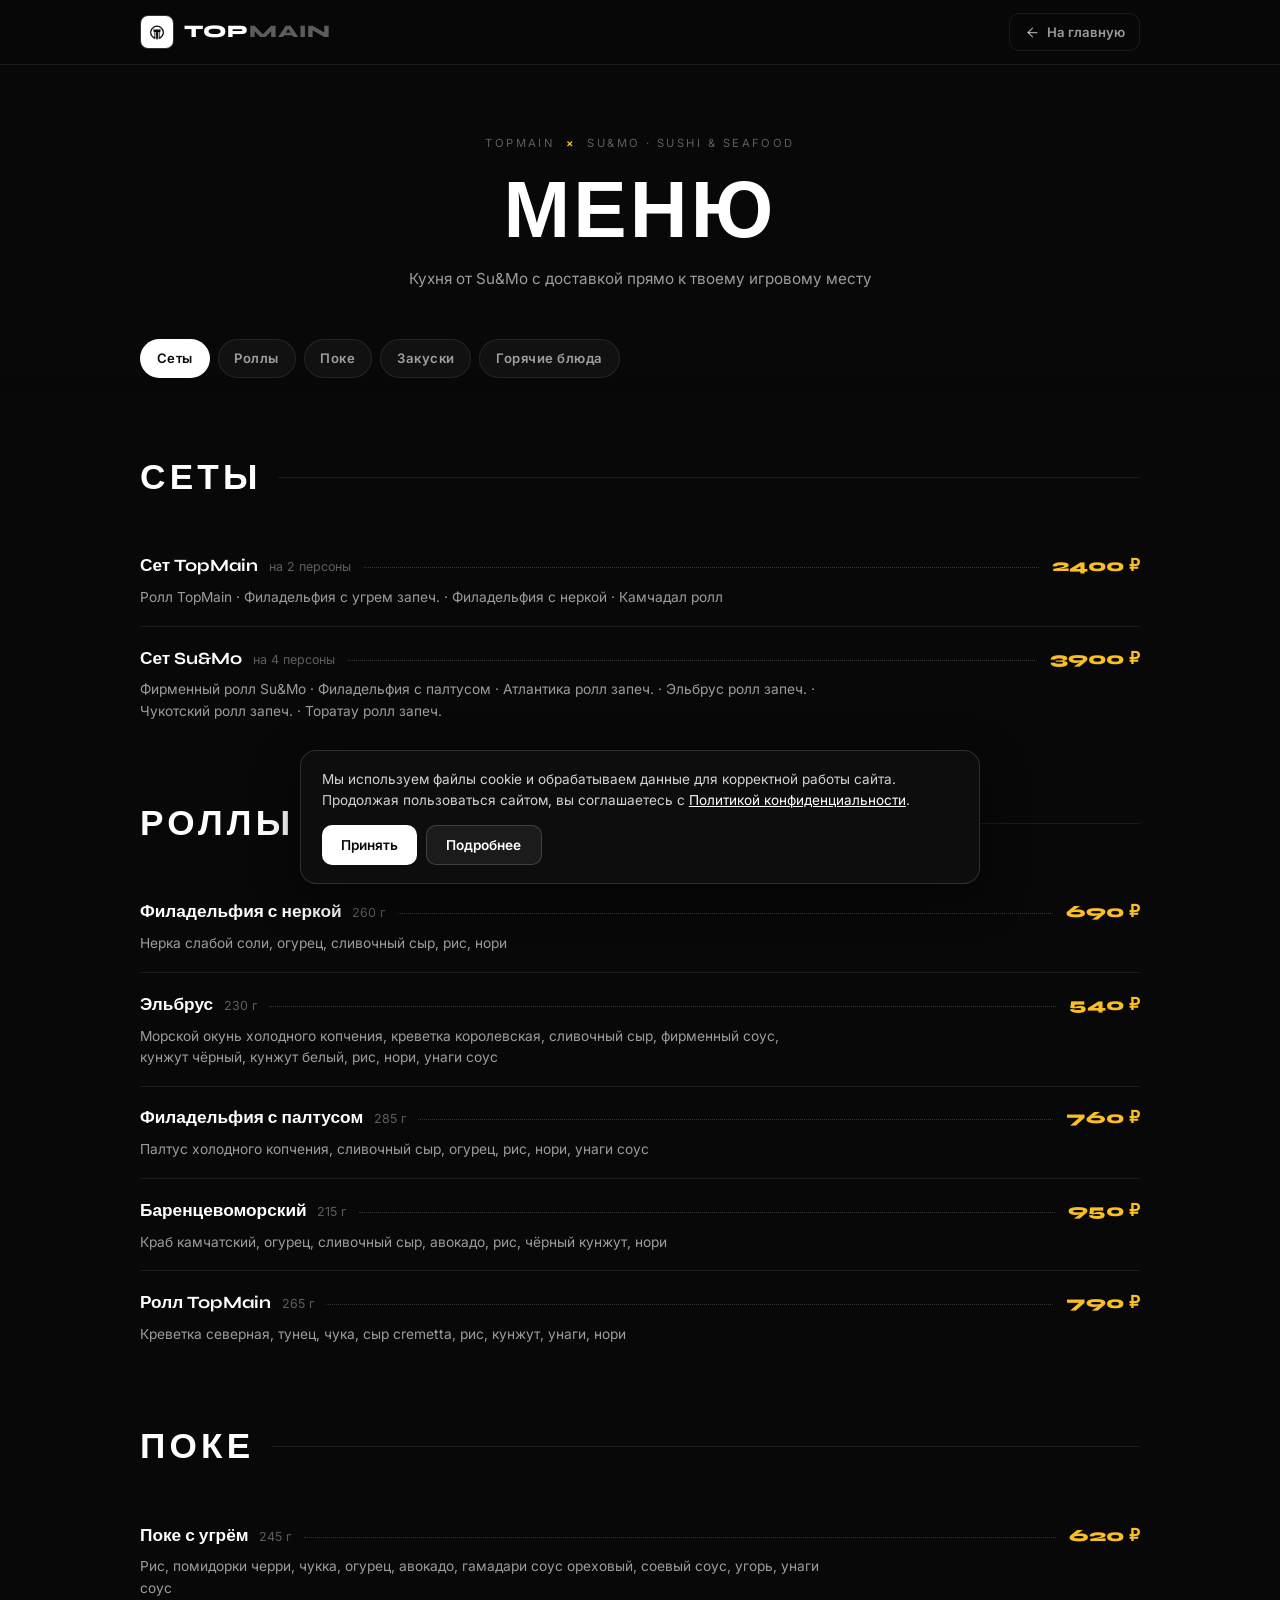
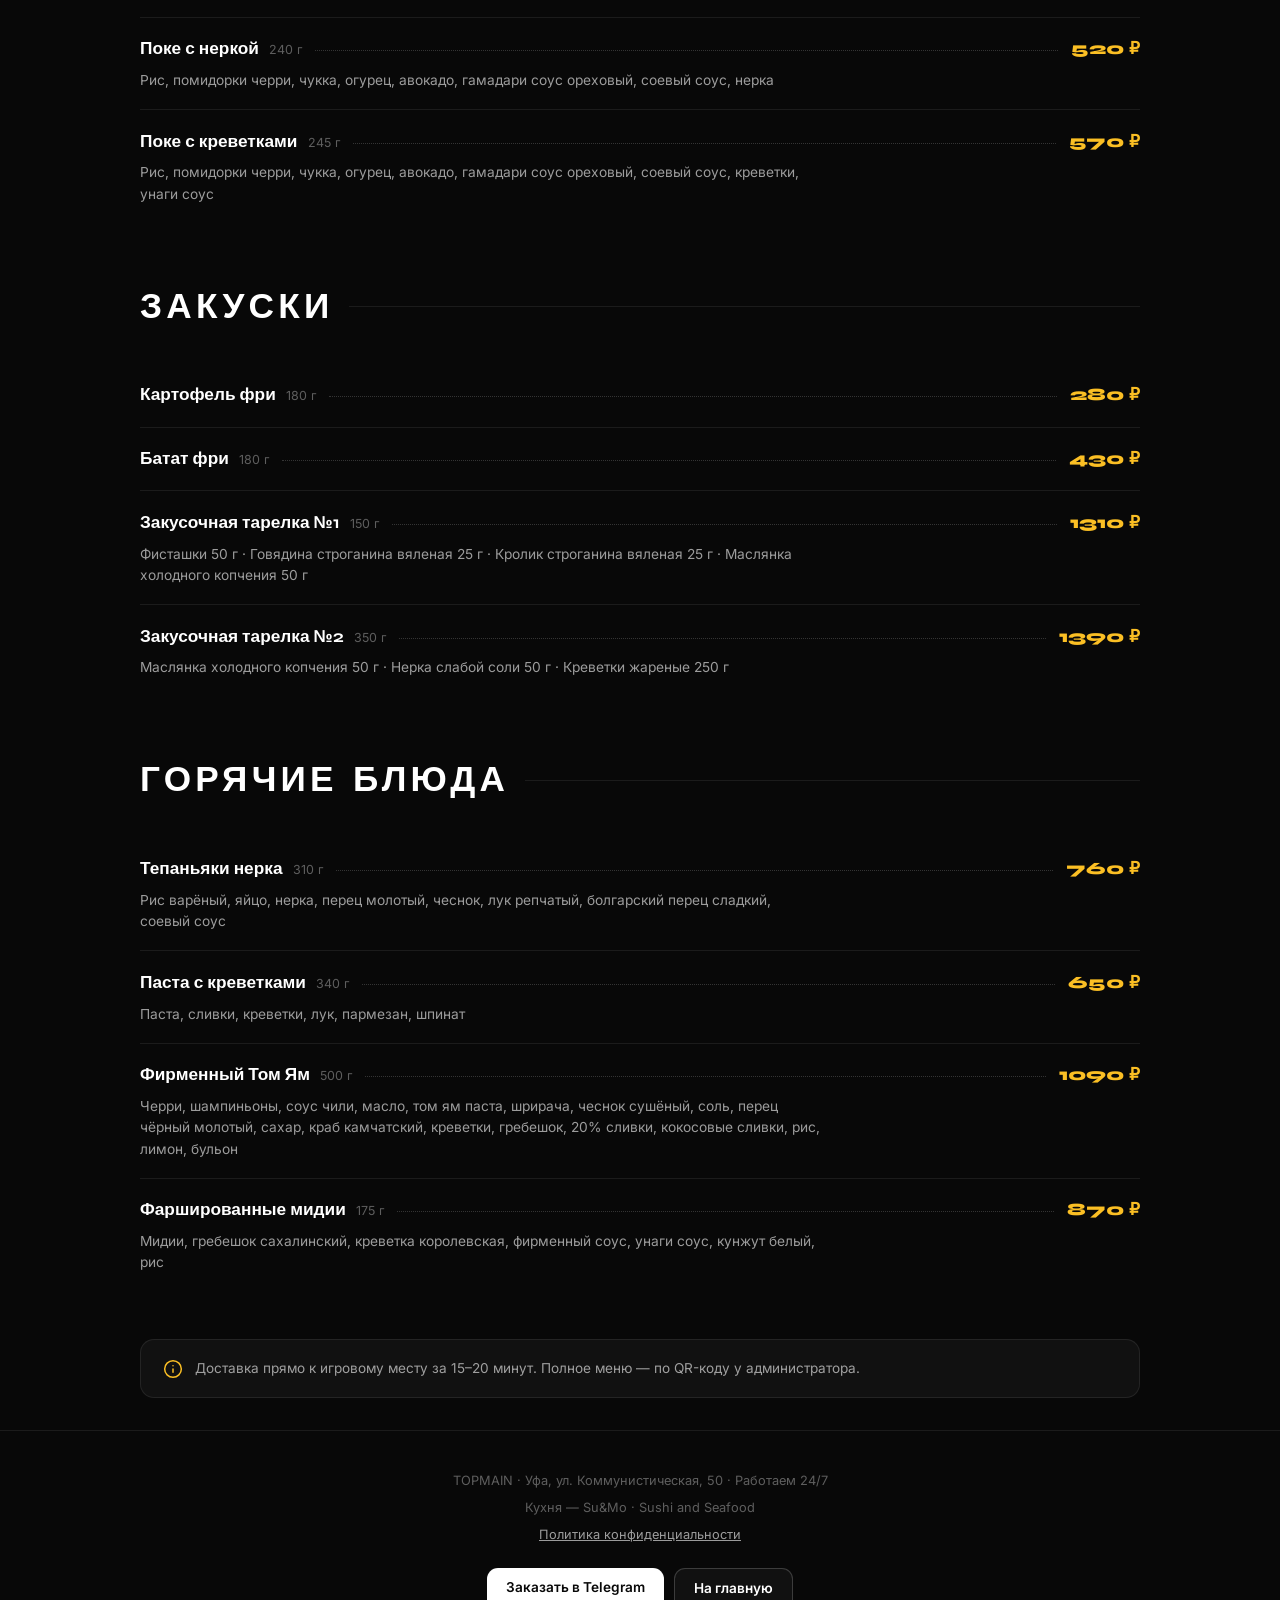
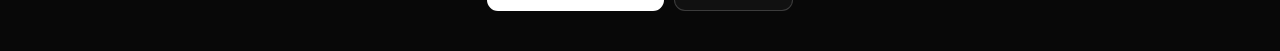
<file: menu.html>
<!DOCTYPE html>
<html lang="ru">
<head>
  <meta charset="UTF-8" />
  <meta name="viewport" content="width=device-width, initial-scale=1.0" />
  <title>Меню — TOPMAIN × Su&Mo · Уфа</title>
  <meta name="description" content="Меню TOPMAIN × Su&Mo: сеты, поке, закуски и горячие блюда. Доставка прямо к игровому месту за 15–20 минут." />
  <link rel="icon" type="image/png" href="logo-white.png?v=2" />
  <link rel="apple-touch-icon" href="logo-white.png?v=2" />
  <link href="fonts/fonts.css" rel="stylesheet" />

  <style>
    :root {
      --bg:#080808; --bg2:#0f0f0f; --s1:rgba(255,255,255,0.04); --s2:rgba(255,255,255,0.07);
      --b1:rgba(255,255,255,0.08); --b2:rgba(255,255,255,0.18);
      --w:#ffffff; --g1:rgba(255,255,255,0.60); --g2:rgba(255,255,255,0.35);
      --gold:#fbbf24;
      --fh:'Syne',sans-serif; --fb:'Inter',sans-serif;
      --ease:cubic-bezier(0.4,0,0.2,1); --t:.28s;
    }
    *,*::before,*::after { box-sizing:border-box; margin:0; padding:0; }
    html { scroll-behavior:smooth; }
    body { background:var(--bg); color:var(--w); font-family:var(--fb); font-size:16px; line-height:1.6; overflow-x:hidden; -webkit-font-smoothing:antialiased; }
    a { text-decoration:none; color:inherit; }
    img { display:block; max-width:100%; }
    ::-webkit-scrollbar { width:4px; }
    ::-webkit-scrollbar-thumb { background:rgba(255,255,255,0.18); border-radius:2px; }

    .wrap { width:90%; max-width:1000px; margin:0 auto; }

    /* — Header — */
    header {
      position:sticky; top:0; z-index:100;
      background:rgba(8,8,8,.82); backdrop-filter:blur(20px); -webkit-backdrop-filter:blur(20px);
      border-bottom:1px solid var(--b1);
    }
    .head-in { display:flex; align-items:center; justify-content:space-between; height:64px; }
    .brand { display:flex; align-items:center; gap:10px; }
    .brand img { width:34px; height:34px; border-radius:8px; border:1px solid var(--b2); object-fit:cover; }
    .brand-txt { font-family:var(--fh); font-size:1.1rem; font-weight:800; letter-spacing:.06em; }
    .brand-txt span { color:var(--g2); }
    .back { display:inline-flex; align-items:center; gap:7px; font-size:.82rem; font-weight:600; color:var(--g1); padding:.55em 1.1em; border:1px solid var(--b1); border-radius:10px; transition:all var(--t); white-space:nowrap; }
    .back:hover { color:#fff; border-color:var(--b2); background:var(--s1); }
    .back svg { width:15px; height:15px; fill:none; stroke:currentColor; stroke-width:2; stroke-linecap:round; stroke-linejoin:round; }

    /* — Hero — */
    .m-hero { text-align:center; padding:4rem 0 2rem; }
    .m-hero .co { display:inline-flex; align-items:center; gap:.7rem; font-size:.7rem; letter-spacing:.22em; text-transform:uppercase; color:var(--g2); margin-bottom:1.1rem; }
    .m-hero .co b { color:var(--gold); font-weight:700; }
    .m-hero h1 { font-family:var(--fh); font-size:clamp(2.8rem,11vw,5rem); font-weight:800; letter-spacing:.04em; line-height:1; }
    .m-hero p { color:var(--g1); margin-top:1rem; font-size:.95rem; }

    /* — Category chips — */
    .cats {
      position:sticky; top:64px; z-index:90;
      display:flex; gap:.5rem; padding:1rem 0; margin-bottom:1rem;
      overflow-x:auto; scrollbar-width:none;
      background:linear-gradient(var(--bg) 70%, transparent);
    }
    .cats::-webkit-scrollbar { display:none; }
    .cats .wrap-inner { display:flex; gap:.5rem; }
    .cat {
      flex-shrink:0; padding:.6em 1.2em; border-radius:30px;
      background:var(--s1); border:1px solid var(--b1); color:var(--g1);
      font-size:.82rem; font-weight:600; letter-spacing:.04em; cursor:pointer; transition:all var(--t);
    }
    .cat:hover { color:#fff; border-color:var(--b2); }
    .cat.active { background:#fff; color:#080808; border-color:transparent; }

    /* — Menu sections — */
    .m-sec { padding:2.5rem 0 1rem; }
    .m-sec-head { display:flex; align-items:center; gap:1rem; margin-bottom:1.8rem; }
    .m-sec-head h2 { font-family:var(--fh); font-size:clamp(1.5rem,5vw,2.2rem); font-weight:800; letter-spacing:.12em; text-transform:uppercase; white-space:nowrap; }
    .m-sec-head .line { flex:1; height:1px; background:var(--b1); }

    .m-item { padding:1.1rem 0; border-bottom:1px solid var(--b1); }
    .m-item:last-child { border-bottom:none; }
    .m-row { display:flex; align-items:baseline; gap:.8rem; }
    .m-name { font-family:var(--fh); font-size:1.08rem; font-weight:700; color:#fff; }
    .m-name .g { color:var(--g2); font-family:var(--fb); font-size:.78rem; font-weight:400; margin-left:.4rem; }
    .m-lead { flex:1; border-bottom:1px dotted rgba(255,255,255,.18); transform:translateY(-3px); min-width:18px; }
    .m-price { font-family:var(--fh); font-size:1.08rem; font-weight:800; color:var(--gold); white-space:nowrap; }
    .m-desc { color:var(--g1); font-size:.86rem; line-height:1.55; margin-top:.45rem; max-width:680px; }

    /* — Note / footer — */
    .m-note {
      margin:2rem 0; padding:1.1rem 1.4rem;
      background:var(--s1); border:1px solid var(--b1); border-radius:14px;
      font-size:.85rem; color:var(--g1); display:flex; align-items:center; gap:.7rem;
    }
    .m-note svg { width:20px; height:20px; flex-shrink:0; fill:none; stroke:var(--gold); stroke-width:1.8; stroke-linecap:round; stroke-linejoin:round; }

    footer { border-top:1px solid var(--b1); padding:2.5rem 0; margin-top:2rem; text-align:center; }
    footer p { color:var(--g2); font-size:.8rem; margin-bottom:.4rem; }
    .f-cta { display:inline-flex; gap:.6rem; margin-top:1rem; }
    .f-cta a { padding:.7em 1.4em; border-radius:11px; font-size:.85rem; font-weight:700; }
    .f-tg { background:#fff; color:#080808; }
    .f-back { background:var(--s1); border:1px solid var(--b2); color:#fff; }

    @media(max-width:640px) {
      .head-in { height:58px; }
      .brand-txt { font-size:1rem; }
      .back { padding:.5em .9em; font-size:.78rem; }
      .cats { top:58px; }
      .m-row { flex-wrap:wrap; }
      .m-lead { display:none; }
      .m-price { margin-left:auto; }
      .m-name { font-size:1rem; }
    }
  </style>
</head>
<body>

<!-- HEADER -->
<header>
  <div class="wrap">
    <div class="head-in">
      <a href="index.html#hero" class="brand">
        <img src="logo.jpg" alt="TOPMAIN" />
        <span class="brand-txt">TOP<span>MAIN</span></span>
      </a>
      <a href="index.html" class="back">
        <svg viewBox="0 0 24 24"><line x1="19" y1="12" x2="5" y2="12"/><polyline points="12 19 5 12 12 5"/></svg>
        На главную
      </a>
    </div>
  </div>
</header>

<!-- HERO -->
<div class="wrap">
  <div class="m-hero">
    <div class="co">TOPMAIN <b>×</b> Su&amp;Mo · Sushi &amp; Seafood</div>
    <h1>МЕНЮ</h1>
    <p>Кухня от Su&amp;Mo с доставкой прямо к твоему игровому месту</p>
  </div>
</div>

<!-- CATEGORY CHIPS -->
<div class="cats">
  <div class="wrap" style="display:flex;">
    <div class="wrap-inner">
      <a class="cat active" href="#sety">Сеты</a>
      <a class="cat" href="#rolly">Роллы</a>
      <a class="cat" href="#poke">Поке</a>
      <a class="cat" href="#zakuski">Закуски</a>
      <a class="cat" href="#hot">Горячие блюда</a>
    </div>
  </div>
</div>

<div class="wrap">

  <!-- СЕТЫ -->
  <section class="m-sec" id="sety">
    <div class="m-sec-head"><h2>Сеты</h2><div class="line"></div></div>

    <div class="m-item">
      <div class="m-row">
        <div class="m-name">Сет TopMain <span class="g">на 2 персоны</span></div>
        <div class="m-lead"></div>
        <div class="m-price">2400 ₽</div>
      </div>
      <div class="m-desc">Ролл TopMain · Филадельфия с угрем запеч. · Филадельфия с неркой · Камчадал ролл</div>
    </div>

    <div class="m-item">
      <div class="m-row">
        <div class="m-name">Сет Su&amp;Mo <span class="g">на 4 персоны</span></div>
        <div class="m-lead"></div>
        <div class="m-price">3900 ₽</div>
      </div>
      <div class="m-desc">Фирменный ролл Su&amp;Mo · Филадельфия с палтусом · Атлантика ролл запеч. · Эльбрус ролл запеч. · Чукотский ролл запеч. · Торатау ролл запеч.</div>
    </div>
  </section>

  <!-- РОЛЛЫ -->
  <section class="m-sec" id="rolly">
    <div class="m-sec-head"><h2>Роллы</h2><div class="line"></div></div>

    <div class="m-item">
      <div class="m-row">
        <div class="m-name">Филадельфия с неркой <span class="g">260 г</span></div>
        <div class="m-lead"></div>
        <div class="m-price">690 ₽</div>
      </div>
      <div class="m-desc">Нерка слабой соли, огурец, сливочный сыр, рис, нори</div>
    </div>

    <div class="m-item">
      <div class="m-row">
        <div class="m-name">Эльбрус <span class="g">230 г</span></div>
        <div class="m-lead"></div>
        <div class="m-price">540 ₽</div>
      </div>
      <div class="m-desc">Морской окунь холодного копчения, креветка королевская, сливочный сыр, фирменный соус, кунжут чёрный, кунжут белый, рис, нори, унаги соус</div>
    </div>

    <div class="m-item">
      <div class="m-row">
        <div class="m-name">Филадельфия с палтусом <span class="g">285 г</span></div>
        <div class="m-lead"></div>
        <div class="m-price">760 ₽</div>
      </div>
      <div class="m-desc">Палтус холодного копчения, сливочный сыр, огурец, рис, нори, унаги соус</div>
    </div>

    <div class="m-item">
      <div class="m-row">
        <div class="m-name">Баренцевоморский <span class="g">215 г</span></div>
        <div class="m-lead"></div>
        <div class="m-price">950 ₽</div>
      </div>
      <div class="m-desc">Краб камчатский, огурец, сливочный сыр, авокадо, рис, чёрный кунжут, нори</div>
    </div>

    <div class="m-item">
      <div class="m-row">
        <div class="m-name">Ролл TopMain <span class="g">265 г</span></div>
        <div class="m-lead"></div>
        <div class="m-price">790 ₽</div>
      </div>
      <div class="m-desc">Креветка северная, тунец, чука, сыр cremetta, рис, кунжут, унаги, нори</div>
    </div>
  </section>

  <!-- ПОКЕ -->
  <section class="m-sec" id="poke">
    <div class="m-sec-head"><h2>Поке</h2><div class="line"></div></div>

    <div class="m-item">
      <div class="m-row">
        <div class="m-name">Поке с угрём <span class="g">245 г</span></div>
        <div class="m-lead"></div>
        <div class="m-price">620 ₽</div>
      </div>
      <div class="m-desc">Рис, помидорки черри, чукка, огурец, авокадо, гамадари соус ореховый, соевый соус, угорь, унаги соус</div>
    </div>

    <div class="m-item">
      <div class="m-row">
        <div class="m-name">Поке с неркой <span class="g">240 г</span></div>
        <div class="m-lead"></div>
        <div class="m-price">520 ₽</div>
      </div>
      <div class="m-desc">Рис, помидорки черри, чукка, огурец, авокадо, гамадари соус ореховый, соевый соус, нерка</div>
    </div>

    <div class="m-item">
      <div class="m-row">
        <div class="m-name">Поке с креветками <span class="g">245 г</span></div>
        <div class="m-lead"></div>
        <div class="m-price">570 ₽</div>
      </div>
      <div class="m-desc">Рис, помидорки черри, чукка, огурец, авокадо, гамадари соус ореховый, соевый соус, креветки, унаги соус</div>
    </div>
  </section>

  <!-- ЗАКУСКИ -->
  <section class="m-sec" id="zakuski">
    <div class="m-sec-head"><h2>Закуски</h2><div class="line"></div></div>

    <div class="m-item">
      <div class="m-row">
        <div class="m-name">Картофель фри <span class="g">180 г</span></div>
        <div class="m-lead"></div>
        <div class="m-price">280 ₽</div>
      </div>
    </div>

    <div class="m-item">
      <div class="m-row">
        <div class="m-name">Батат фри <span class="g">180 г</span></div>
        <div class="m-lead"></div>
        <div class="m-price">430 ₽</div>
      </div>
    </div>

    <div class="m-item">
      <div class="m-row">
        <div class="m-name">Закусочная тарелка №1 <span class="g">150 г</span></div>
        <div class="m-lead"></div>
        <div class="m-price">1310 ₽</div>
      </div>
      <div class="m-desc">Фисташки 50 г · Говядина строганина вяленая 25 г · Кролик строганина вяленая 25 г · Маслянка холодного копчения 50 г</div>
    </div>

    <div class="m-item">
      <div class="m-row">
        <div class="m-name">Закусочная тарелка №2 <span class="g">350 г</span></div>
        <div class="m-lead"></div>
        <div class="m-price">1390 ₽</div>
      </div>
      <div class="m-desc">Маслянка холодного копчения 50 г · Нерка слабой соли 50 г · Креветки жареные 250 г</div>
    </div>
  </section>

  <!-- ГОРЯЧИЕ БЛЮДА -->
  <section class="m-sec" id="hot">
    <div class="m-sec-head"><h2>Горячие блюда</h2><div class="line"></div></div>

    <div class="m-item">
      <div class="m-row">
        <div class="m-name">Тепаньяки нерка <span class="g">310 г</span></div>
        <div class="m-lead"></div>
        <div class="m-price">760 ₽</div>
      </div>
      <div class="m-desc">Рис варёный, яйцо, нерка, перец молотый, чеснок, лук репчатый, болгарский перец сладкий, соевый соус</div>
    </div>

    <div class="m-item">
      <div class="m-row">
        <div class="m-name">Паста с креветками <span class="g">340 г</span></div>
        <div class="m-lead"></div>
        <div class="m-price">650 ₽</div>
      </div>
      <div class="m-desc">Паста, сливки, креветки, лук, пармезан, шпинат</div>
    </div>

    <div class="m-item">
      <div class="m-row">
        <div class="m-name">Фирменный Том Ям <span class="g">500 г</span></div>
        <div class="m-lead"></div>
        <div class="m-price">1090 ₽</div>
      </div>
      <div class="m-desc">Черри, шампиньоны, соус чили, масло, том ям паста, шрирача, чеснок сушёный, соль, перец чёрный молотый, сахар, краб камчатский, креветки, гребешок, 20% сливки, кокосовые сливки, рис, лимон, бульон</div>
    </div>

    <div class="m-item">
      <div class="m-row">
        <div class="m-name">Фаршированные мидии <span class="g">175 г</span></div>
        <div class="m-lead"></div>
        <div class="m-price">870 ₽</div>
      </div>
      <div class="m-desc">Мидии, гребешок сахалинский, креветка королевская, фирменный соус, унаги соус, кунжут белый, рис</div>
    </div>
  </section>

  <div class="m-note">
    <svg viewBox="0 0 24 24"><circle cx="12" cy="12" r="10"/><line x1="12" y1="16" x2="12" y2="12"/><line x1="12" y1="8" x2="12.01" y2="8"/></svg>
    Доставка прямо к игровому месту за 15–20 минут. Полное меню — по QR-коду у администратора.
  </div>

</div>

<!-- FOOTER -->
<footer>
  <div class="wrap">
    <p>TOPMAIN · Уфа, ул. Коммунистическая, 50 · Работаем 24/7</p>
    <p>Кухня — Su&amp;Mo · Sushi and Seafood</p>
    <p><a href="privacy.html" style="color:var(--g1);text-decoration:underline;">Политика конфиденциальности</a></p>
    <div class="f-cta">
      <a href="https://t.me/topmainufa" target="_blank" rel="noopener" class="f-tg">Заказать в Telegram</a>
      <a href="index.html" class="f-back">На главную</a>
    </div>
  </div>
</footer>

<!-- ══════════ COOKIE BANNER ══════════ -->
<div id="cookieBar" role="dialog" aria-label="Уведомление об использовании cookie" aria-live="polite" style="
  position:fixed; left:50%; bottom:16px; transform:translateX(-50%);
  z-index:2100; width:min(680px,92%);
  background:rgba(14,14,14,.97); backdrop-filter:blur(18px); -webkit-backdrop-filter:blur(18px);
  border:1px solid rgba(255,255,255,.14); border-radius:16px;
  padding:1.1rem 1.3rem; box-shadow:0 12px 40px rgba(0,0,0,.55);
  font-family:'Inter',sans-serif; color:rgba(255,255,255,.82);
  display:none; flex-direction:column; gap:.9rem;">
  <div style="font-size:.85rem; line-height:1.55;">
    Мы используем файлы cookie и обрабатываем данные для корректной работы сайта.
    Продолжая пользоваться сайтом, вы соглашаетесь с
    <a href="privacy.html" style="color:#fff; text-decoration:underline;">Политикой конфиденциальности</a>.
  </div>
  <div style="display:flex; gap:.6rem; flex-wrap:wrap;">
    <button id="cookieOk" style="
      background:#fff; color:#080808; border:none; border-radius:10px;
      padding:.6em 1.4em; font-family:'Inter',sans-serif; font-size:.85rem; font-weight:600; cursor:pointer;">
      Принять
    </button>
    <a href="privacy.html" style="
      background:rgba(255,255,255,.06); color:#fff; border:1px solid rgba(255,255,255,.16); border-radius:10px;
      padding:.6em 1.4em; font-size:.85rem; font-weight:600; text-decoration:none; display:inline-flex; align-items:center;">
      Подробнее
    </a>
  </div>
</div>
<script>
  (function(){
    var KEY='topmain_cookie_consent';
    var bar=document.getElementById('cookieBar');
    if(!bar) return;
    try { if(localStorage.getItem(KEY)==='1') return; } catch(e){}
    bar.style.display='flex';
    document.getElementById('cookieOk').addEventListener('click',function(){
      try { localStorage.setItem(KEY,'1'); } catch(e){}
      bar.style.display='none';
    });
  })();
</script>

<script>
  // Подсветка активной категории при скролле
  const cats = [...document.querySelectorAll('.cat')];
  const secs = cats.map(c => document.querySelector(c.getAttribute('href')));
  window.addEventListener('scroll', () => {
    let idx = 0;
    secs.forEach((s, i) => { if (s && s.getBoundingClientRect().top <= 160) idx = i; });
    cats.forEach((c, i) => c.classList.toggle('active', i === idx));
  }, { passive:true });
</script>

</body>
</html>
</file>
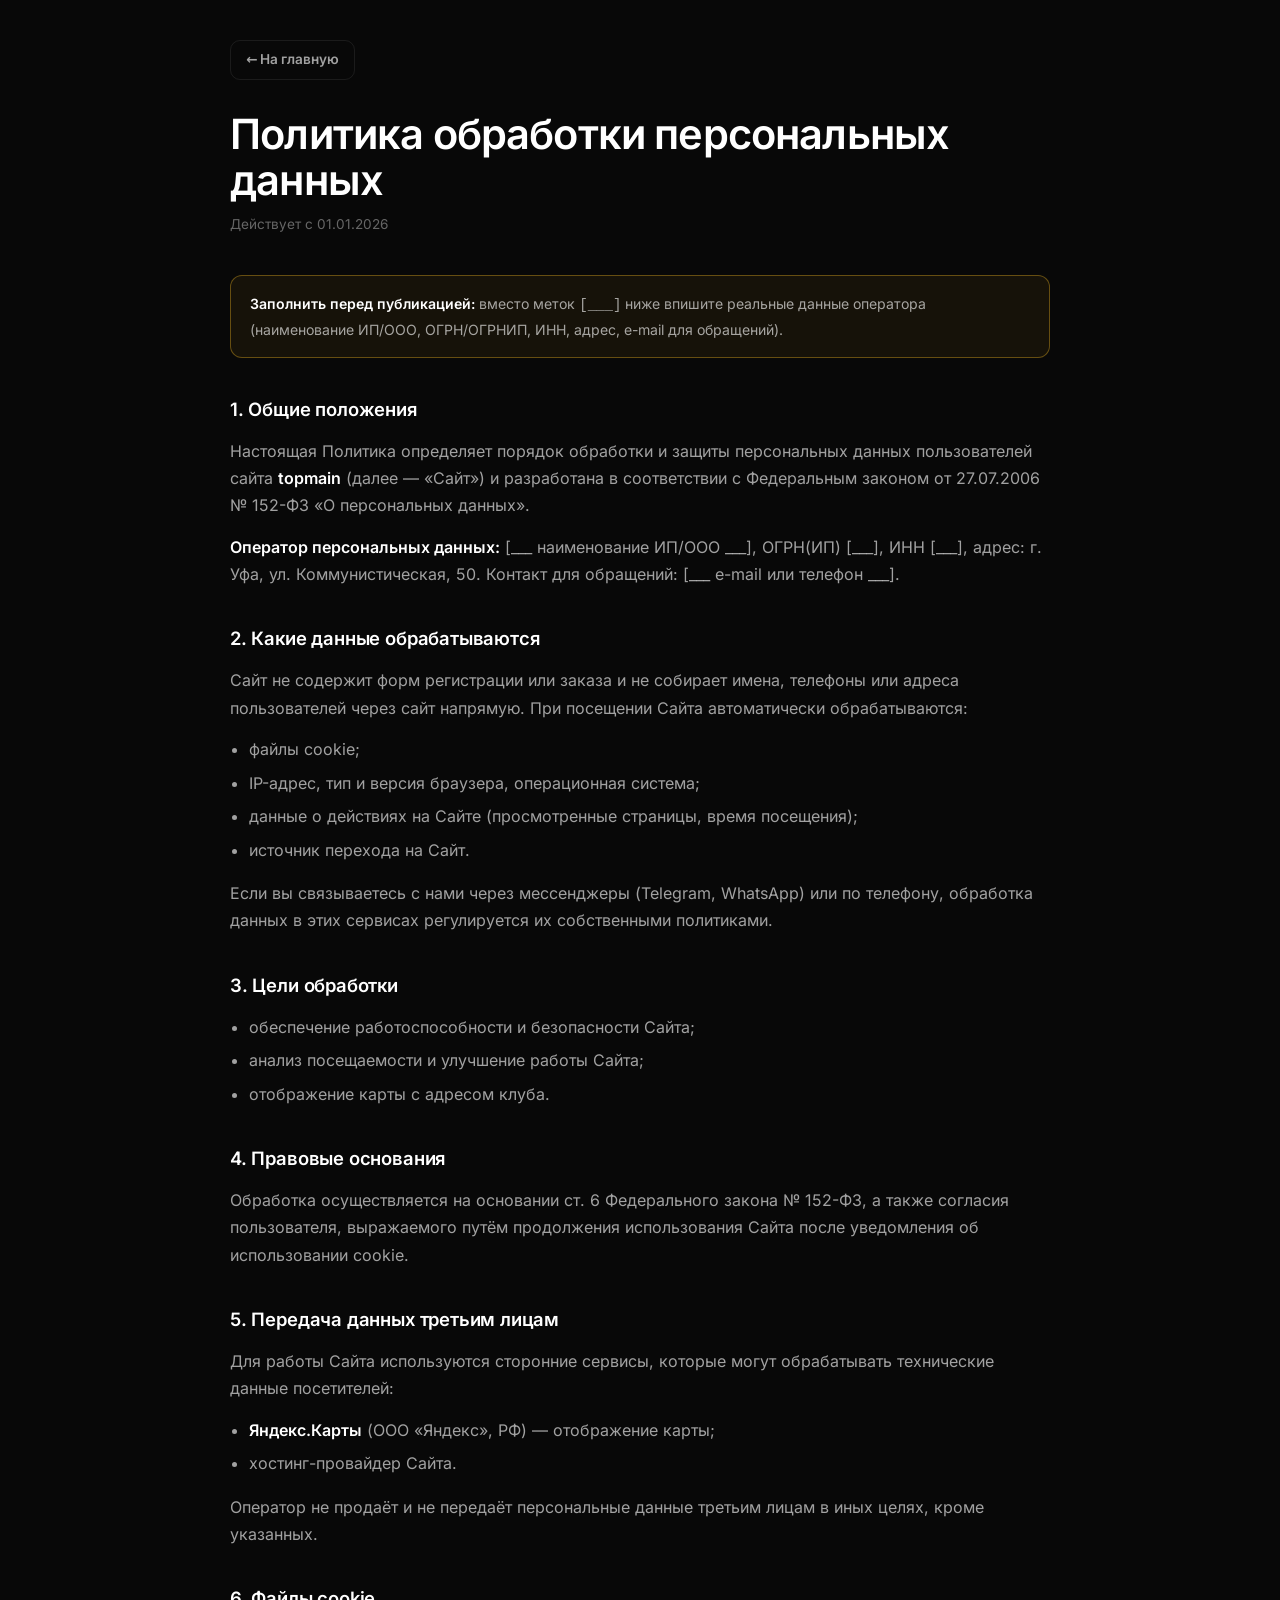
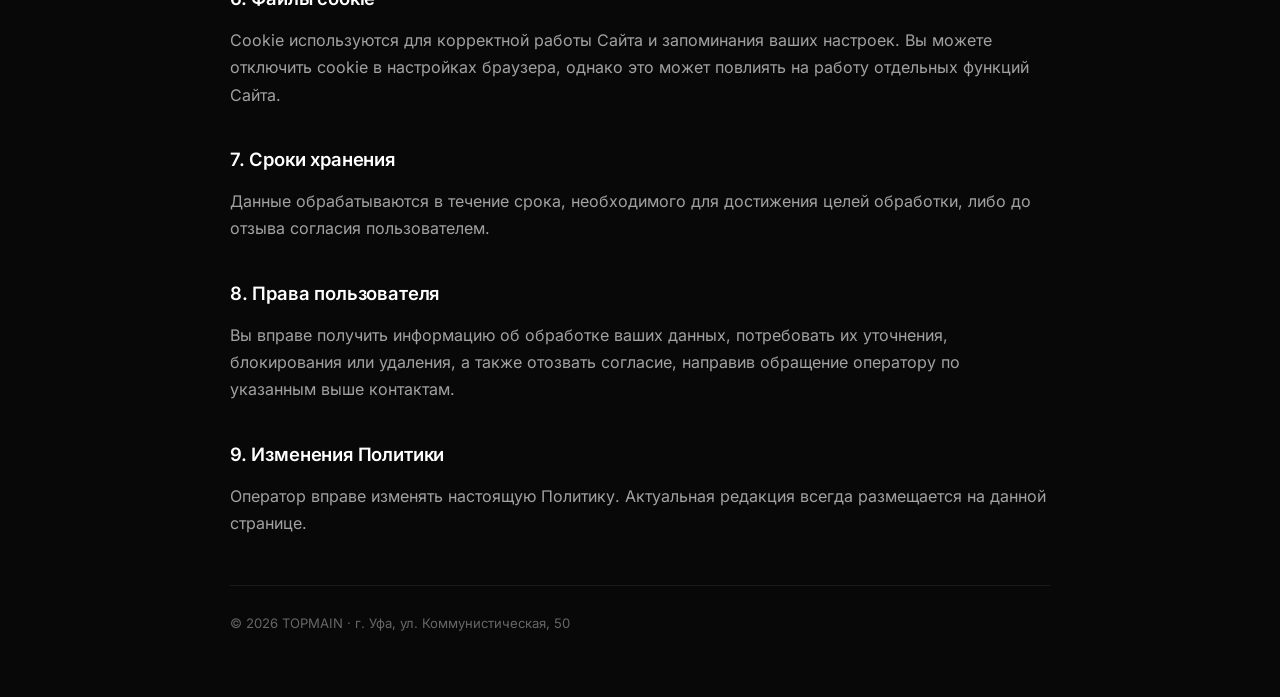
<file: privacy.html>
<!DOCTYPE html>
<html lang="ru">
<head>
  <meta charset="UTF-8" />
  <meta name="viewport" content="width=device-width, initial-scale=1.0" />
  <title>Политика конфиденциальности — TOPMAIN</title>
  <meta name="robots" content="index, follow" />
  <link rel="icon" type="image/png" href="logo-white.png?v=2" />
  <link href="fonts/fonts.css" rel="stylesheet" />
  <style>
    :root{
      --bg:#080808; --s1:rgba(255,255,255,0.04); --b1:rgba(255,255,255,0.08); --b2:rgba(255,255,255,0.18);
      --w:#fff; --g1:rgba(255,255,255,0.62); --g2:rgba(255,255,255,0.38);
      --gold:#fbbf24;
    }
    *,*::before,*::after{box-sizing:border-box;margin:0;padding:0;}
    body{background:var(--bg);color:var(--w);font-family:'Inter',system-ui,-apple-system,Segoe UI,Roboto,sans-serif;line-height:1.7;font-size:16px;-webkit-font-smoothing:antialiased;}
    a{color:#fff;text-decoration:underline;text-underline-offset:2px;}
    a:hover{color:var(--gold);}
    .wrap{width:90%;max-width:820px;margin:0 auto;padding:2.5rem 0 4rem;}
    .back{display:inline-flex;align-items:center;gap:.5rem;font-size:.85rem;font-weight:600;color:var(--g1);
      padding:.55em 1.1em;border:1px solid var(--b1);border-radius:10px;text-decoration:none;transition:all .2s;margin-bottom:2rem;}
    .back:hover{color:#fff;border-color:var(--b2);background:var(--s1);}
    h1{font-size:clamp(1.8rem,5vw,2.6rem);font-weight:800;letter-spacing:-.02em;line-height:1.1;margin-bottom:.6rem;}
    .updated{color:var(--g2);font-size:.85rem;margin-bottom:2.4rem;}
    h2{font-size:1.15rem;font-weight:700;margin:2.2rem 0 .8rem;letter-spacing:-.01em;}
    p{color:var(--g1);margin-bottom:.9rem;}
    ul{color:var(--g1);margin:.4rem 0 1rem 1.2rem;}
    li{margin-bottom:.4rem;}
    .note{background:var(--s1);border:1px solid var(--b1);border-radius:12px;padding:1rem 1.2rem;font-size:.88rem;color:var(--g1);margin:1.2rem 0;}
    .todo{border-color:rgba(251,191,36,.35);background:rgba(251,191,36,.06);}
    strong{color:#fff;}
    footer{border-top:1px solid var(--b1);padding-top:1.6rem;margin-top:3rem;color:var(--g2);font-size:.82rem;}
  </style>
</head>
<body>
  <div class="wrap">
    <a href="index.html" class="back">← На главную</a>

    <h1>Политика обработки персональных данных</h1>
    <p class="updated">Действует с 01.01.2026</p>

    <!--
      ВАЖНО: перед публикацией впишите реквизиты оператора во все места, помеченные [___].
      Оператор — это ИП или ООО, которому принадлежит клуб TOPMAIN.
    -->
    <div class="note todo">
      <strong>Заполнить перед публикацией:</strong> вместо меток <code>[___]</code> ниже впишите
      реальные данные оператора (наименование ИП/ООО, ОГРН/ОГРНИП, ИНН, адрес, e-mail для обращений).
    </div>

    <h2>1. Общие положения</h2>
    <p>Настоящая Политика определяет порядок обработки и защиты персональных данных пользователей
    сайта <strong>topmain</strong> (далее — «Сайт») и разработана в соответствии с Федеральным законом
    от 27.07.2006 № 152-ФЗ «О персональных данных».</p>
    <p><strong>Оператор персональных данных:</strong> [___ наименование ИП/ООО ___],
    ОГРН(ИП) [___], ИНН [___], адрес: г. Уфа, ул. Коммунистическая, 50.
    Контакт для обращений: [___ e-mail или телефон ___].</p>

    <h2>2. Какие данные обрабатываются</h2>
    <p>Сайт не содержит форм регистрации или заказа и не собирает имена, телефоны или адреса
    пользователей через сайт напрямую. При посещении Сайта автоматически обрабатываются:</p>
    <ul>
      <li>файлы cookie;</li>
      <li>IP-адрес, тип и версия браузера, операционная система;</li>
      <li>данные о действиях на Сайте (просмотренные страницы, время посещения);</li>
      <li>источник перехода на Сайт.</li>
    </ul>
    <p>Если вы связываетесь с нами через мессенджеры (Telegram, WhatsApp) или по телефону,
    обработка данных в этих сервисах регулируется их собственными политиками.</p>

    <h2>3. Цели обработки</h2>
    <ul>
      <li>обеспечение работоспособности и безопасности Сайта;</li>
      <li>анализ посещаемости и улучшение работы Сайта;</li>
      <li>отображение карты с адресом клуба.</li>
    </ul>

    <h2>4. Правовые основания</h2>
    <p>Обработка осуществляется на основании ст. 6 Федерального закона № 152-ФЗ, а также согласия
    пользователя, выражаемого путём продолжения использования Сайта после уведомления об использовании cookie.</p>

    <h2>5. Передача данных третьим лицам</h2>
    <p>Для работы Сайта используются сторонние сервисы, которые могут обрабатывать технические данные
    посетителей:</p>
    <ul>
      <li><strong>Яндекс.Карты</strong> (ООО «Яндекс», РФ) — отображение карты;</li>
      <li>хостинг-провайдер Сайта.</li>
    </ul>
    <p>Оператор не продаёт и не передаёт персональные данные третьим лицам в иных целях, кроме указанных.</p>

    <h2>6. Файлы cookie</h2>
    <p>Cookie используются для корректной работы Сайта и запоминания ваших настроек. Вы можете отключить
    cookie в настройках браузера, однако это может повлиять на работу отдельных функций Сайта.</p>

    <h2>7. Сроки хранения</h2>
    <p>Данные обрабатываются в течение срока, необходимого для достижения целей обработки, либо до отзыва
    согласия пользователем.</p>

    <h2>8. Права пользователя</h2>
    <p>Вы вправе получить информацию об обработке ваших данных, потребовать их уточнения, блокирования
    или удаления, а также отозвать согласие, направив обращение оператору по указанным выше контактам.</p>

    <h2>9. Изменения Политики</h2>
    <p>Оператор вправе изменять настоящую Политику. Актуальная редакция всегда размещается на данной странице.</p>

    <footer>
      © 2026 TOPMAIN · г. Уфа, ул. Коммунистическая, 50
    </footer>
  </div>
</body>
</html>
</file>
<file: fonts/fonts.css>
/* Локальные шрифты TOPMAIN (self-hosted, без обращения к fonts.gstatic.com).
   Inter и Syne — вариативные, один файл на подмножество покрывает все начертания. */

/* ── Inter (основной текст) ── */
@font-face {
  font-family: 'Inter';
  font-style: normal;
  font-weight: 300 600;
  font-display: swap;
  src: url(inter-cyrillic-ext.woff2) format('woff2');
  unicode-range: U+0460-052F, U+1C80-1C8A, U+20B4, U+2DE0-2DFF, U+A640-A69F, U+FE2E-FE2F;
}
@font-face {
  font-family: 'Inter';
  font-style: normal;
  font-weight: 300 600;
  font-display: swap;
  src: url(inter-cyrillic.woff2) format('woff2');
  unicode-range: U+0301, U+0400-045F, U+0490-0491, U+04B0-04B1, U+2116;
}
@font-face {
  font-family: 'Inter';
  font-style: normal;
  font-weight: 300 600;
  font-display: swap;
  src: url(inter-latin-ext.woff2) format('woff2');
  unicode-range: U+0100-02BA, U+02BD-02C5, U+02C7-02CC, U+02CE-02D7, U+02DD-02FF, U+0304, U+0308, U+0329, U+1D00-1DBF, U+1E00-1E9F, U+1EF2-1EFF, U+2020, U+20A0-20AB, U+20AD-20C0, U+2113, U+2C60-2C7F, U+A720-A7FF;
}
@font-face {
  font-family: 'Inter';
  font-style: normal;
  font-weight: 300 600;
  font-display: swap;
  src: url(inter-latin.woff2) format('woff2');
  unicode-range: U+0000-00FF, U+0131, U+0152-0153, U+02BB-02BC, U+02C6, U+02DA, U+02DC, U+0304, U+0308, U+0329, U+2000-206F, U+20AC, U+2122, U+2191, U+2193, U+2212, U+2215, U+FEFF, U+FFFD;
}

/* ── Syne (заголовки; кириллицы в шрифте нет — она уже уходит в системный fallback) ── */
@font-face {
  font-family: 'Syne';
  font-style: normal;
  font-weight: 400 800;
  font-display: swap;
  src: url(syne-latin-ext.woff2) format('woff2');
  unicode-range: U+0100-02BA, U+02BD-02C5, U+02C7-02CC, U+02CE-02D7, U+02DD-02FF, U+0304, U+0308, U+0329, U+1D00-1DBF, U+1E00-1E9F, U+1EF2-1EFF, U+2020, U+20A0-20AB, U+20AD-20C0, U+2113, U+2C60-2C7F, U+A720-A7FF;
}
@font-face {
  font-family: 'Syne';
  font-style: normal;
  font-weight: 400 800;
  font-display: swap;
  src: url(syne-latin.woff2) format('woff2');
  unicode-range: U+0000-00FF, U+0131, U+0152-0153, U+02BB-02BC, U+02C6, U+02DA, U+02DC, U+0304, U+0308, U+0329, U+2000-206F, U+20AC, U+2122, U+2191, U+2193, U+2212, U+2215, U+FEFF, U+FFFD;
}
</file>
